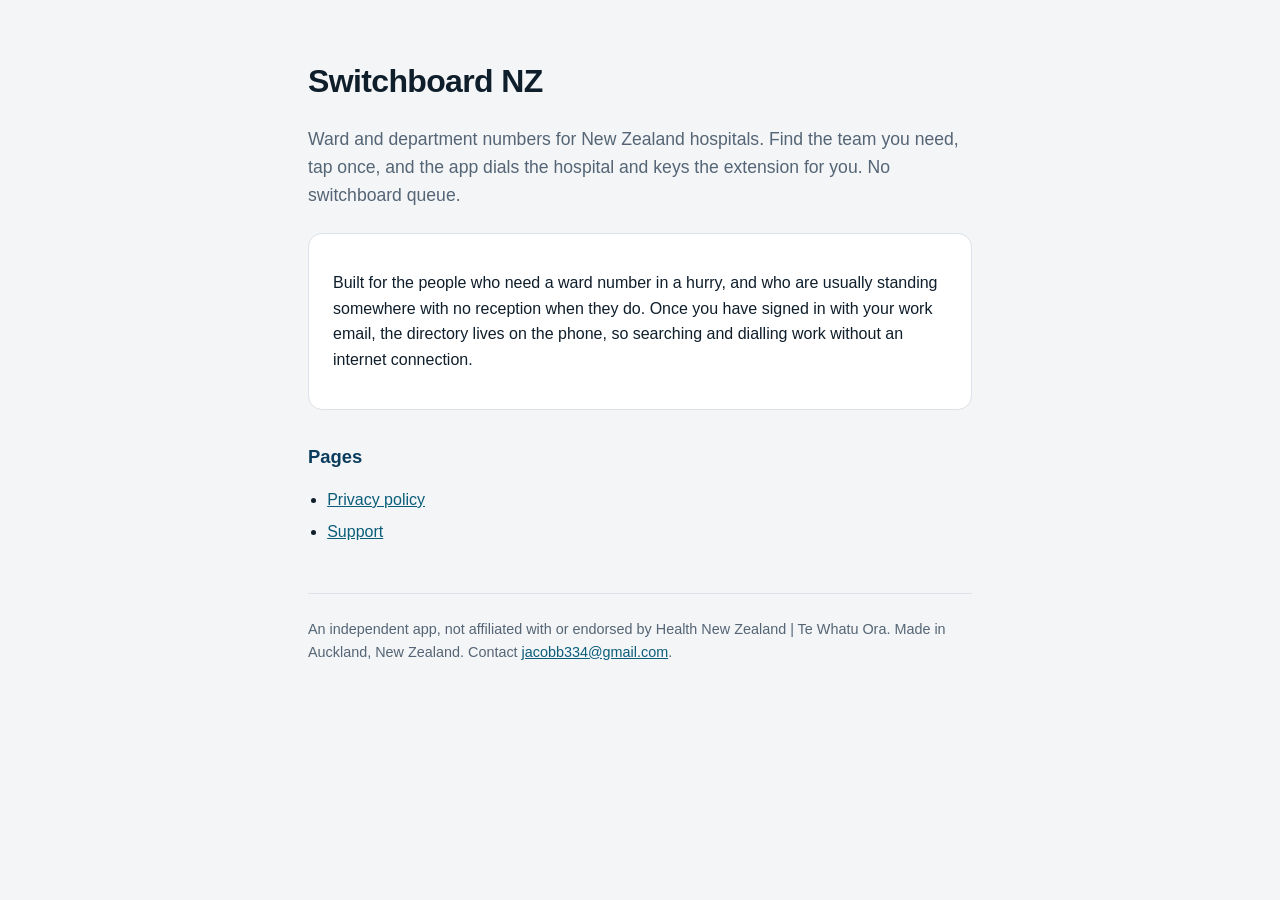
<file: index.html>
<!doctype html>
<html lang="en-NZ">
<head>
<meta charset="utf-8">
<meta name="viewport" content="width=device-width, initial-scale=1">
<meta name="robots" content="noindex, nofollow">
<title>Switchboard NZ</title>
<meta name="description" content="Ward and department numbers for New Zealand hospitals, dialled straight through without the switchboard queue.">
<link rel="stylesheet" href="style.css">
</head>
<body>
<main>
  <h1>Switchboard NZ</h1>
  <p class="lead">Ward and department numbers for New Zealand hospitals. Find the team you
  need, tap once, and the app dials the hospital and keys the extension for you. No
  switchboard queue.</p>

  <div class="card">
    <p>Built for the people who need a ward number in a hurry, and who are usually standing
    somewhere with no reception when they do. Once you have signed in with your work email,
    the directory lives on the phone, so searching and dialling work without an internet
    connection.</p>
  </div>

  <h2>Pages</h2>
  <ul>
    <li><a href="privacy.html">Privacy policy</a></li>
    <li><a href="support.html">Support</a></li>
  </ul>

  <footer>
    An independent app, not affiliated with or endorsed by Health New Zealand | Te Whatu Ora.
    Made in Auckland, New Zealand.
    Contact <a href="mailto:jacobb334@gmail.com">jacobb334@gmail.com</a>.
  </footer>
</main>
</body>
</html>
</file>
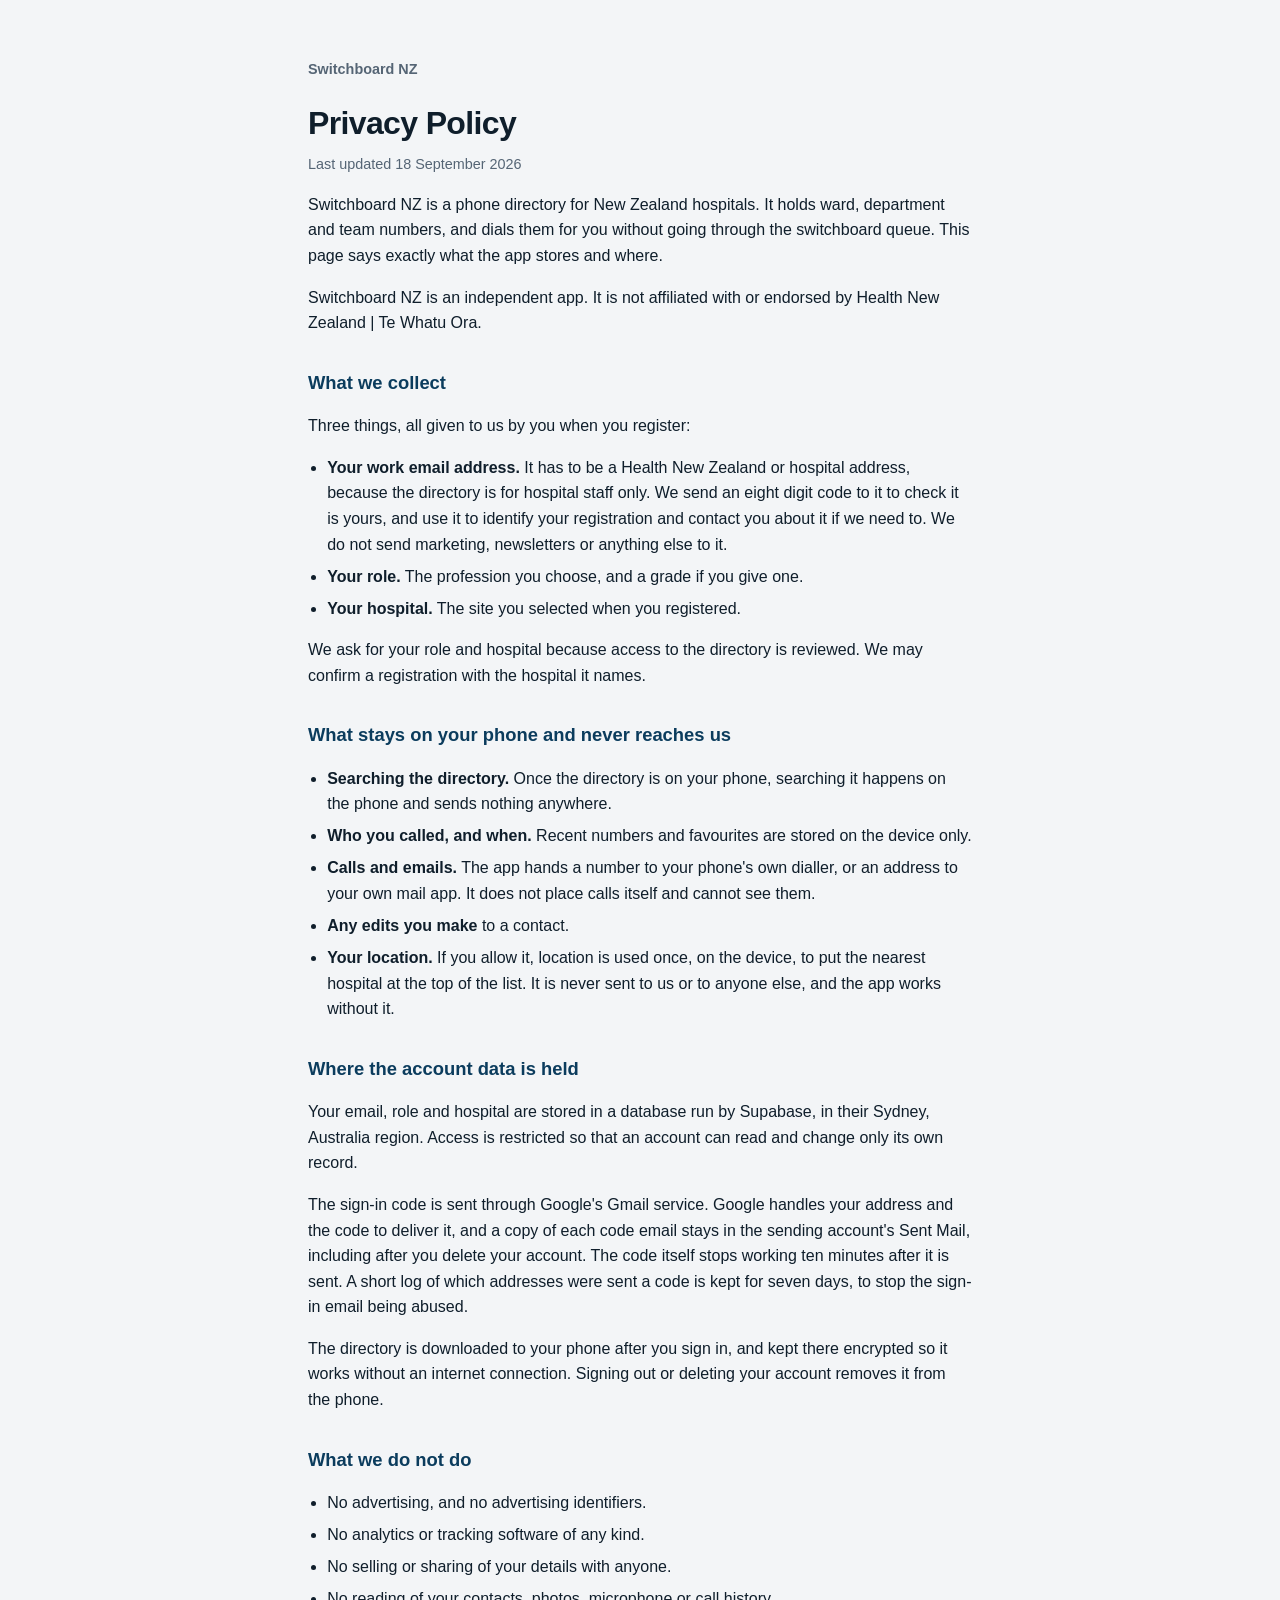
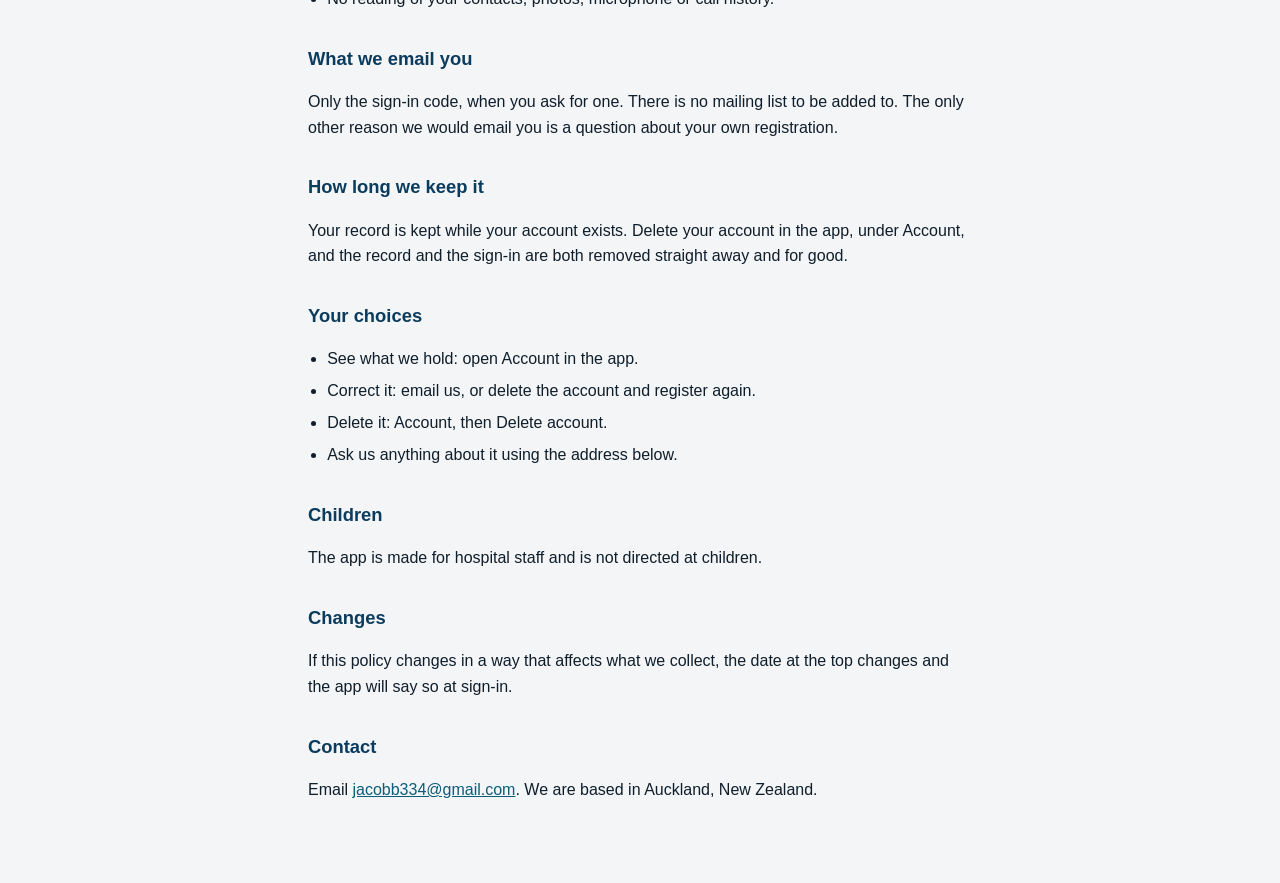
<file: privacy.html>
<!doctype html>
<html lang="en-NZ">
<head>
<meta charset="utf-8">
<meta name="viewport" content="width=device-width, initial-scale=1">
<meta name="robots" content="noindex, nofollow">
<title>Privacy Policy | Switchboard NZ</title>
<link rel="stylesheet" href="style.css">
</head>
<body>
<main>
  <p class="back"><a href="./">Switchboard NZ</a></p>
  <h1>Privacy Policy</h1>
  <p class="meta">Last updated 18 September 2026</p>

  <p>Switchboard NZ is a phone directory for New Zealand hospitals. It holds ward,
  department and team numbers, and dials them for you without going through the
  switchboard queue. This page says exactly what the app stores and where.</p>
  <p>Switchboard NZ is an independent app. It is not affiliated with or endorsed by Health
  New Zealand | Te Whatu Ora.</p>

  <h2>What we collect</h2>
  <p>Three things, all given to us by you when you register:</p>
  <ul>
    <li><strong>Your work email address.</strong> It has to be a Health New Zealand or
    hospital address, because the directory is for hospital staff only. We send an eight digit
    code to it to check it is yours, and use it to identify your registration and contact you
    about it if we need to. We do not send marketing, newsletters or anything else to it.</li>
    <li><strong>Your role.</strong> The profession you choose, and a grade if you give
    one.</li>
    <li><strong>Your hospital.</strong> The site you selected when you registered.</li>
  </ul>
  <p>We ask for your role and hospital because access to the directory is reviewed. We may
  confirm a registration with the hospital it names.</p>

  <h2>What stays on your phone and never reaches us</h2>
  <ul>
    <li><strong>Searching the directory.</strong> Once the directory is on your phone,
    searching it happens on the phone and sends nothing anywhere.</li>
    <li><strong>Who you called, and when.</strong> Recent numbers and favourites are stored
    on the device only.</li>
    <li><strong>Calls and emails.</strong> The app hands a number to your phone's own
    dialler, or an address to your own mail app. It does not place calls itself and cannot
    see them.</li>
    <li><strong>Any edits you make</strong> to a contact.</li>
    <li><strong>Your location.</strong> If you allow it, location is used once, on the
    device, to put the nearest hospital at the top of the list. It is never sent to us or
    to anyone else, and the app works without it.</li>
  </ul>

  <h2>Where the account data is held</h2>
  <p>Your email, role and hospital are stored in a database run by Supabase, in their
  Sydney, Australia region. Access is restricted so that an account can read and change
  only its own record.</p>
  <p>The sign-in code is sent through Google's Gmail service. Google handles your address and
  the code to deliver it, and a copy of each code email stays in the sending account's Sent
  Mail, including after you delete your account. The code itself stops working ten minutes
  after it is sent. A short log of which addresses were sent a code is kept for seven days, to
  stop the sign-in email being abused.</p>
  <p>The directory is downloaded to your phone after you sign in, and kept there encrypted so
  it works without an internet connection. Signing out or deleting your account removes it from the phone.</p>

  <h2>What we do not do</h2>
  <ul>
    <li>No advertising, and no advertising identifiers.</li>
    <li>No analytics or tracking software of any kind.</li>
    <li>No selling or sharing of your details with anyone.</li>
    <li>No reading of your contacts, photos, microphone or call history.</li>
  </ul>

  <h2>What we email you</h2>
  <p>Only the sign-in code, when you ask for one. There is no mailing list to be added to.
  The only other reason we would email you is a question about your own registration.</p>

  <h2>How long we keep it</h2>
  <p>Your record is kept while your account exists. Delete your account in the app, under
  Account, and the record and the sign-in are both removed straight away and for good.</p>

  <h2>Your choices</h2>
  <ul>
    <li>See what we hold: open Account in the app.</li>
    <li>Correct it: email us, or delete the account and register again.</li>
    <li>Delete it: Account, then Delete account.</li>
    <li>Ask us anything about it using the address below.</li>
  </ul>

  <h2>Children</h2>
  <p>The app is made for hospital staff and is not directed at children.</p>

  <h2>Changes</h2>
  <p>If this policy changes in a way that affects what we collect, the date at the top
  changes and the app will say so at sign-in.</p>

  <h2>Contact</h2>
  <p>Email <a href="mailto:jacobb334@gmail.com">jacobb334@gmail.com</a>. We are based in
  Auckland, New Zealand.</p>
</main>
</body>
</html>
</file>
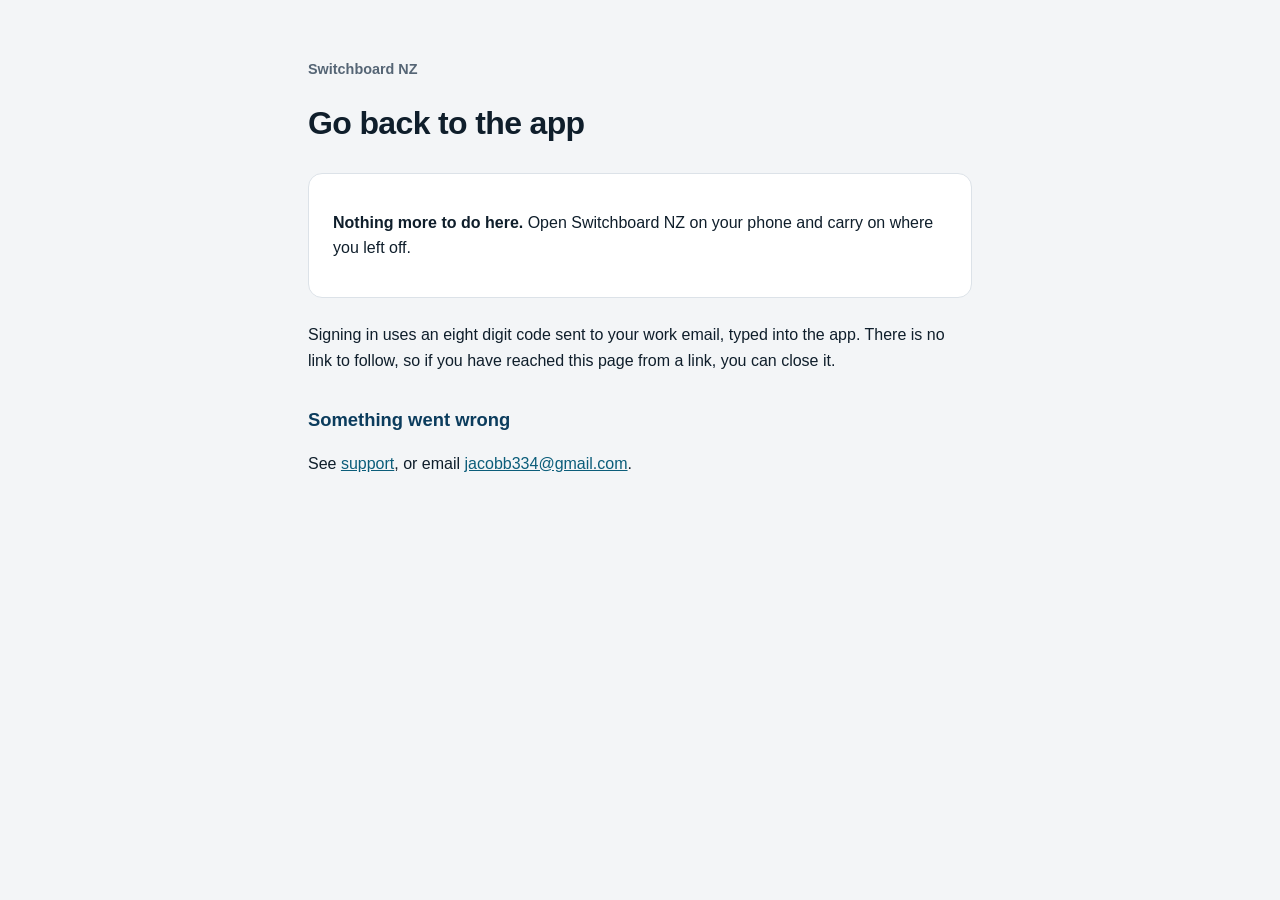
<file: signed-in.html>
<!doctype html>
<html lang="en-NZ">
<head>
<meta charset="utf-8">
<meta name="viewport" content="width=device-width, initial-scale=1">
<meta name="robots" content="noindex, nofollow">
<title>Back to the app | Switchboard NZ</title>
<link rel="stylesheet" href="style.css">
</head>
<body>
<main>
  <p class="back"><a href="./">Switchboard NZ</a></p>
  <h1>Go back to the app</h1>

  <div class="card">
    <p><strong>Nothing more to do here.</strong> Open Switchboard NZ on your phone and
    carry on where you left off.</p>
  </div>

  <p>Signing in uses an eight digit code sent to your work email, typed into the app. There is
  no link to follow, so if you have reached this page from a link, you can close it.</p>

  <h2>Something went wrong</h2>
  <p>See <a href="support.html">support</a>, or email
  <a href="mailto:jacobb334@gmail.com">jacobb334@gmail.com</a>.</p>
</main>
</body>
</html>
</file>
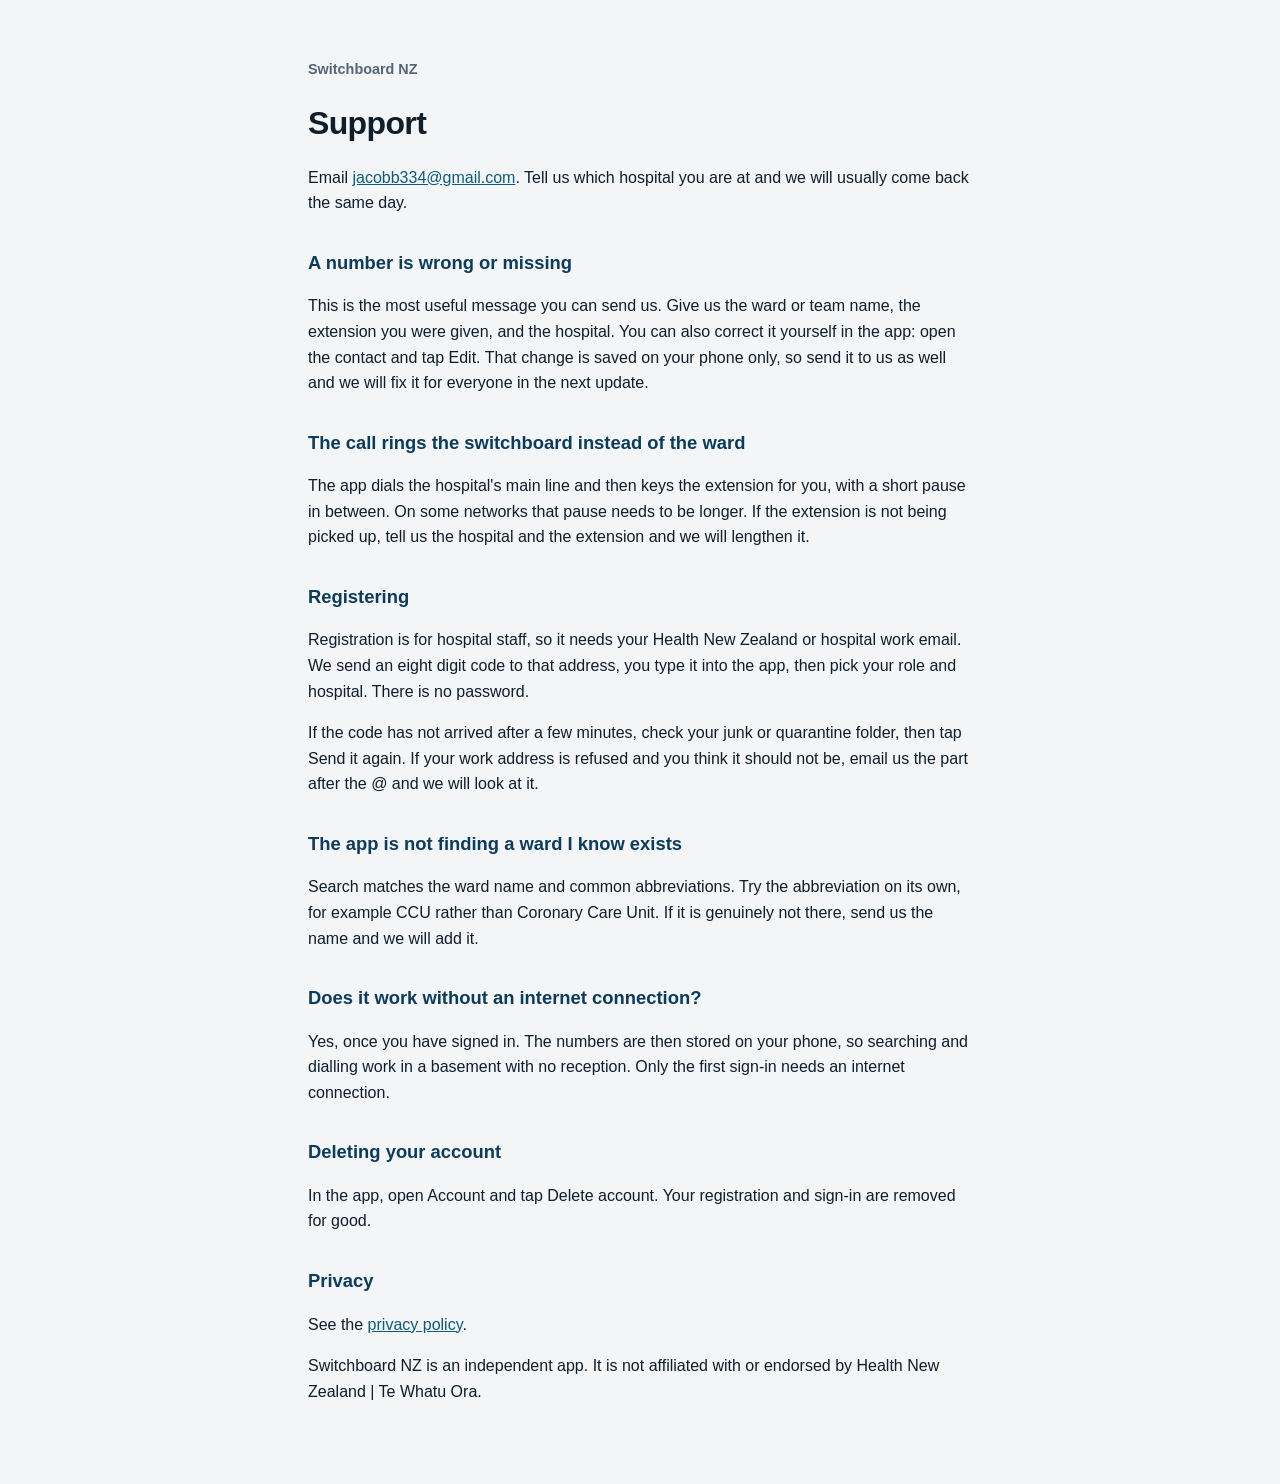
<file: support.html>
<!doctype html>
<html lang="en-NZ">
<head>
<meta charset="utf-8">
<meta name="viewport" content="width=device-width, initial-scale=1">
<meta name="robots" content="noindex, nofollow">
<title>Support | Switchboard NZ</title>
<link rel="stylesheet" href="style.css">
</head>
<body>
<main>
  <p class="back"><a href="./">Switchboard NZ</a></p>
  <h1>Support</h1>

  <p>Email <a href="mailto:jacobb334@gmail.com">jacobb334@gmail.com</a>. Tell us which
  hospital you are at and we will usually come back the same day.</p>

  <h2>A number is wrong or missing</h2>
  <p>This is the most useful message you can send us. Give us the ward or team name, the
  extension you were given, and the hospital. You can also correct it yourself in the app:
  open the contact and tap Edit. That change is saved on your phone only, so send it to us
  as well and we will fix it for everyone in the next update.</p>

  <h2>The call rings the switchboard instead of the ward</h2>
  <p>The app dials the hospital's main line and then keys the extension for you, with a
  short pause in between. On some networks that pause needs to be longer. If the extension
  is not being picked up, tell us the hospital and the extension and we will lengthen it.</p>

  <h2>Registering</h2>
  <p>Registration is for hospital staff, so it needs your Health New Zealand or hospital work
  email. We send an eight digit code to that address, you type it into the app, then pick your
  role and hospital. There is no password.</p>
  <p>If the code has not arrived after a few minutes, check your junk or quarantine folder,
  then tap Send it again. If your work address is refused and you think it should not be,
  email us the part after the @ and we will look at it.</p>

  <h2>The app is not finding a ward I know exists</h2>
  <p>Search matches the ward name and common abbreviations. Try the abbreviation on its own,
  for example CCU rather than Coronary Care Unit. If it is genuinely not there, send us the
  name and we will add it.</p>

  <h2>Does it work without an internet connection?</h2>
  <p>Yes, once you have signed in. The numbers are then stored on your phone, so searching and
  dialling work in a basement with no reception. Only the first sign-in needs an internet
  connection.</p>

  <h2>Deleting your account</h2>
  <p>In the app, open Account and tap Delete account. Your registration and sign-in are
  removed for good.</p>

  <h2>Privacy</h2>
  <p>See the <a href="privacy.html">privacy policy</a>.</p>

  <p>Switchboard NZ is an independent app. It is not affiliated with or endorsed by Health
  New Zealand | Te Whatu Ora.</p>
</main>
</body>
</html>
</file>
<file: style.css>
:root {
  color-scheme: light dark;
  --bg: #f3f5f7;
  --surface: #ffffff;
  --text: #0f1e2b;
  --muted: #556575;
  --brand: #0b3c5d;
  --link: #0b5d7a;
  --border: #dce2e8;
}

@media (prefers-color-scheme: dark) {
  :root {
    --bg: #0c1318;
    --surface: #141d24;
    --text: #eaf0f5;
    --muted: #9fb0bf;
    --brand: #7cc4e4;
    --link: #4fb3d9;
    --border: #27353f;
  }
}

* { box-sizing: border-box; }

body {
  margin: 0;
  padding: 0;
  background: var(--bg);
  color: var(--text);
  font: 16px/1.6 -apple-system, BlinkMacSystemFont, "Segoe UI", Roboto, Helvetica, Arial, sans-serif;
}

main {
  max-width: 44rem;
  margin: 0 auto;
  padding: 2.5rem 1.25rem 4rem;
}

.back a {
  color: var(--muted);
  text-decoration: none;
  font-weight: 600;
  font-size: 0.9rem;
}
.back a:hover { color: var(--link); }

h1 {
  font-size: 2rem;
  letter-spacing: -0.02em;
  margin: 1rem 0 0.25rem;
}

h2 {
  font-size: 1.15rem;
  margin: 2rem 0 0.5rem;
  color: var(--brand);
}

.meta {
  color: var(--muted);
  font-size: 0.9rem;
  margin-top: 0;
}

.lead {
  font-size: 1.1rem;
  color: var(--muted);
}

a { color: var(--link); }

ul { padding-left: 1.2rem; }
li { margin: 0.4rem 0; }

.card {
  background: var(--surface);
  border: 1px solid var(--border);
  border-radius: 14px;
  padding: 1.25rem 1.5rem;
  margin: 1.5rem 0;
}

footer {
  margin-top: 3rem;
  padding-top: 1.5rem;
  border-top: 1px solid var(--border);
  color: var(--muted);
  font-size: 0.9rem;
}
</file>
